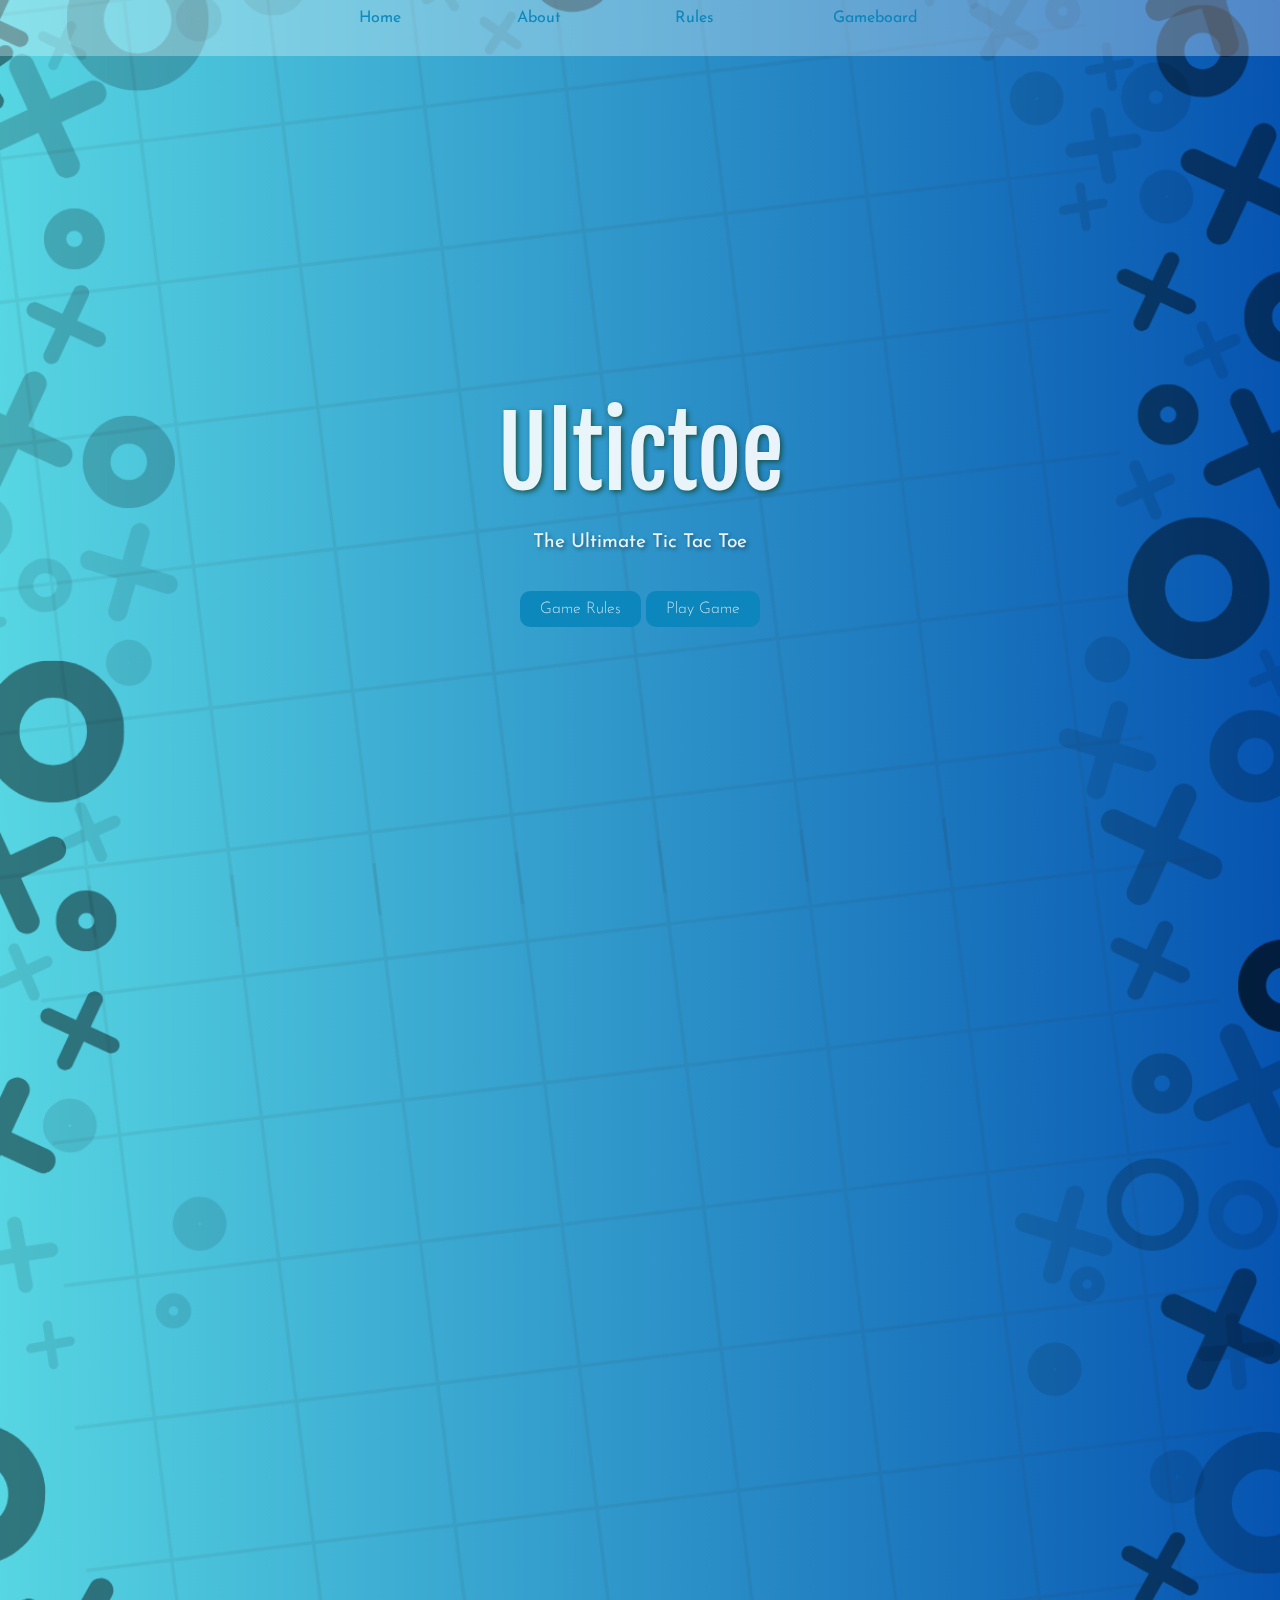
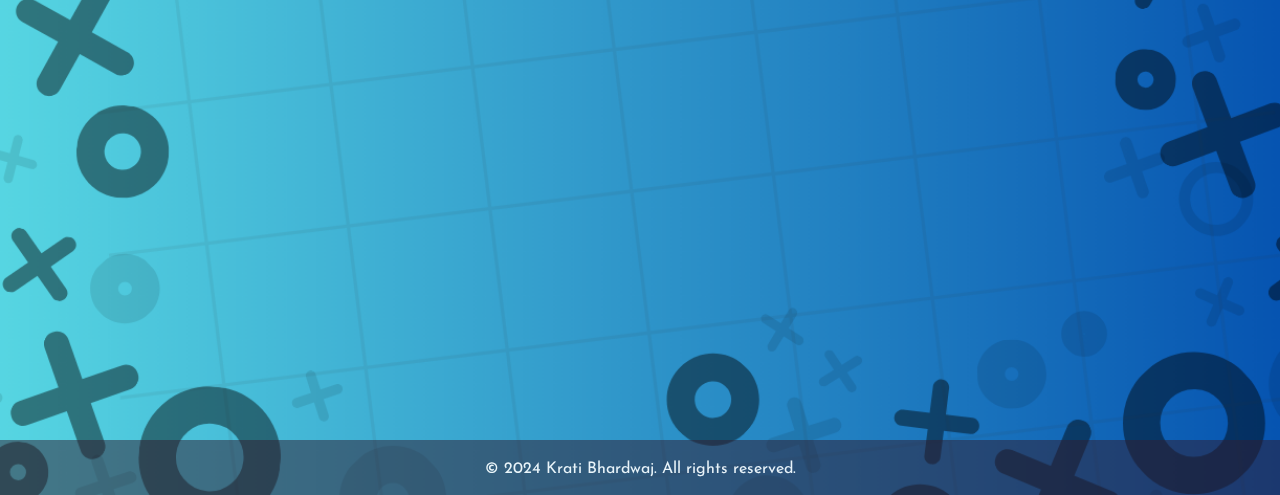
<file: index.html>
<!DOCTYPE html>
<html lang="en">
<head>
    <meta charset="UTF-8">
    <meta name="viewport" content="width=device-width, initial-scale=1.0">
    <title>Krati Bhardwaj Landing Page</title>
    <link rel="stylesheet" href="landing.css">
    <script defer src="landing.js"></script>
</head>
<body>
    <header>
        <nav>
            <ul>
                <li><a href="#home">Home</a></li>
                <li><a href="#about">About</a></li>
                <li><a href="rules.html">Rules</a></li>
                <li><a href="game.html">Gameboard</a></li>
            </ul>
        </nav>
    </header>
    <section id="home">
        <div class="hero">
            
            <div class="herocont">
            
            <h1>Ultictoe</h1>
            <h3>The Ultimate Tic Tac Toe</h3>
            
                <button onclick="window.location.href='rules.html'">Game Rules</button>
                <button onclick="window.location.href='game.html'">Play Game</button>

            </div>
        </div>
    </section>
    <section id="about">
        <div class="content">
            <h2>About Me</h2>
            <p><b>Hey! Wondering who I am? </b> Let me introduce myself.</p>
            <p>I am Krati Bhardwaj, a web developer, poet, and engineering student at IIIT Bhagalpur.I like making small and engaging web projects, but the idea of <b>Ultictoe</b> came to me out of boredom, well yes you heard it right. Tic-tac-toe is the first game that pops in the mind when you're bored. you grab a partner, something to scribble, and somewhere to scribble onto. But doesn't it get boring after awhile? We're all grown ups and end up dragging every game to a draw. Where's the fun then?</p>
            <p>That's when an angel introduced me to this game called <b>"The Ultimate Tic-Tac-Toe"</b> This is my go to game now, eventhough I mostly lose, I love the way it challenges your mind. I had great fun making this project, I hope you have fun playing it too!</p>
        </div>
    </section>
    
    <footer>
        <p>&copy; 2024 Krati Bhardwaj. All rights reserved.</p>
    </footer>
</body>
</html>
</file>
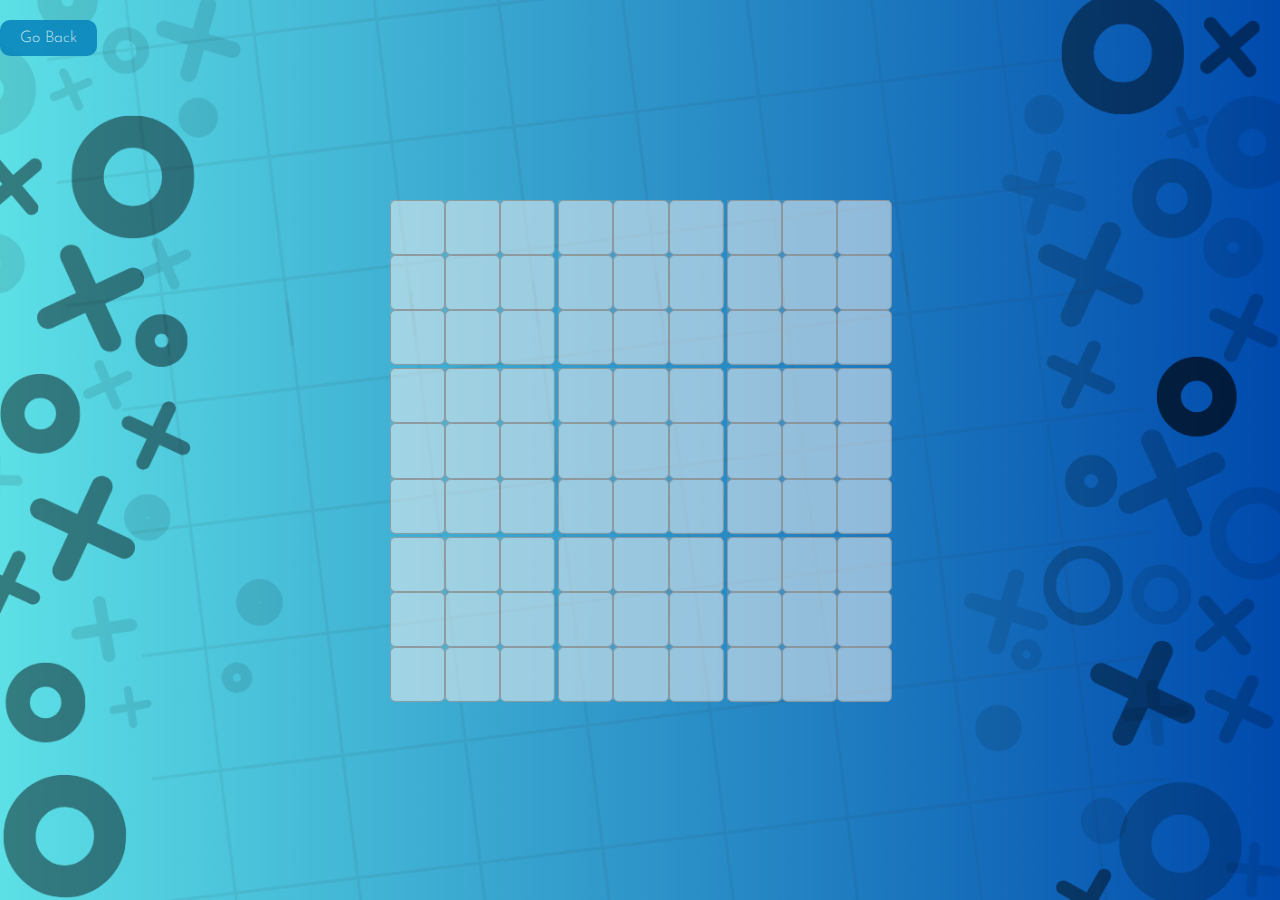
<file: game.html>
<!DOCTYPE html>
<html lang="en">
<head>
    <meta charset="UTF-8">
    <meta name="viewport" content="width=device-width, initial-scale=1.0">
    <title>Gameboard</title>
    <link rel="stylesheet" href="game.css">
    <style>
        body {
            font-family: Arial, sans-serif;
            display: flex;
            justify-content: center;
            align-items: center;
            height: 100vh;
            margin: 0;
            background-color: #f9f9f9;
        }

        .big-grid {
            display: grid;
            grid-template-columns: repeat(3, 1fr);
            grid-template-rows: repeat(3, 1fr);
            gap: 5px;
            width: 70vw;
            height: 70vw;
            border-radius: 10%;
            max-width: 500px;
            max-height: 500px;
        }

        .large-cell {
            display: grid;
            grid-template-columns: repeat(3, 1fr);
            grid-template-rows: repeat(3, 1fr);
            gap: 2px;
            background-color: #b8b8b83d;
            
        }

        .small-cell {
            font-size: larger;
            align-content: center;
            justify-content: center;
            justify-items: center;
            align-items: center;
           font-stretch: expanded;
           
            font-family: 'Gill Sans', 'Gill Sans MT', Calibri, 'Trebuchet MS', sans-serif;
            background-color: #ffffff7e;
            border: 1px solid #999;
            border-radius: 10%;
            height: 100%;
            width: 100%;
            cursor: pointer;
            transition: background-color 0.3s ease;
        }

        .small-cell:hover {
            background-color: #f0f0f0;
        }

    </style>
</head>
<body>
    <button onclick="window.location.href='index.html'" class="topbutton">Go Back </button>
    <div class="big-grid">
        <!-- Large Grid (Outer 3x3) -->
        <div class="large-cell" id="big1">
            <div class="small-cell" id="small11"></div>
            <div class="small-cell" id="small12"></div>
            <div class="small-cell" id="small13"></div>
            <div class="small-cell" id="small14"></div>
            <div class="small-cell" id="small15"></div>
            <div class="small-cell" id="small16"></div>
            <div class="small-cell" id="small17"></div>
            <div class="small-cell" id="small18"></div>
            <div class="small-cell" id="small19"></div>
        </div>
        <div class="large-cell" id="big2">
            <div class="small-cell" id="small21"></div>
            <div class="small-cell" id="small22"></div>
            <div class="small-cell" id="small23"></div>
            <div class="small-cell" id="small24"></div>
            <div class="small-cell" id="small25"></div>
            <div class="small-cell" id="small26"></div>
            <div class="small-cell" id="small27"></div>
            <div class="small-cell" id="small28"></div>
            <div class="small-cell" id="small29"></div>
        </div>
        <div class="large-cell" id="big3">
            <div class="small-cell" id="small31"></div>
            <div class="small-cell" id="small32"></div>
            <div class="small-cell" id="small33"></div>
            <div class="small-cell" id="small34"></div>
            <div class="small-cell" id="small35"></div>
            <div class="small-cell" id="small36"></div>
            <div class="small-cell" id="small37"></div>
            <div class="small-cell" id="small38"></div>
            <div class="small-cell" id="small39"></div>
        </div>
        <div class="large-cell" id="big4">
            <div class="small-cell" id="small41"></div>
            <div class="small-cell" id="small42"></div>
            <div class="small-cell" id="small43"></div>
            <div class="small-cell" id="small44"></div>
            <div class="small-cell" id="small45"></div>
            <div class="small-cell" id="small46"></div>
            <div class="small-cell" id="small47"></div>
            <div class="small-cell" id="small48"></div>
            <div class="small-cell" id="small49"></div>
        </div>
        <div class="large-cell" id="big5">
            <div class="small-cell" id="small51"></div>
            <div class="small-cell" id="small52"></div>
            <div class="small-cell" id="small53"></div>
            <div class="small-cell" id="small54"></div>
            <div class="small-cell" id="small55"></div>
            <div class="small-cell" id="small56"></div>
            <div class="small-cell" id="small57"></div>
            <div class="small-cell" id="small58"></div>
            <div class="small-cell" id="small59"></div>
        </div>
        <div class="large-cell" id="big6">
            <div class="small-cell" id="small61"></div>
            <div class="small-cell" id="small62"></div>
            <div class="small-cell" id="small63"></div>
            <div class="small-cell" id="small64"></div>
            <div class="small-cell" id="small65"></div>
            <div class="small-cell" id="small66"></div>
            <div class="small-cell" id="small67"></div>
            <div class="small-cell" id="small68"></div>
            <div class="small-cell" id="small69"></div>
        </div>
        <div class="large-cell" id="big7">
            <div class="small-cell" id="small71"></div>
            <div class="small-cell" id="small72"></div>
            <div class="small-cell" id="small73"></div>
            <div class="small-cell" id="small74"></div>
            <div class="small-cell" id="small75"></div>
            <div class="small-cell" id="small76"></div>
            <div class="small-cell" id="small77"></div>
            <div class="small-cell" id="small78"></div>
            <div class="small-cell" id="small79"></div>
        </div>
        <div class="large-cell" id="big8">
            <div class="small-cell" id="small81"></div>
            <div class="small-cell" id="small82"></div>
            <div class="small-cell" id="small83"></div>
            <div class="small-cell" id="small84"></div>
            <div class="small-cell" id="small85"></div>
            <div class="small-cell" id="small86"></div>
            <div class="small-cell" id="small87"></div>
            <div class="small-cell" id="small88"></div>
            <div class="small-cell" id="small89"></div>
        </div>
        <div class="large-cell" id="big9">
            <div class="small-cell" id="small91"></div>
            <div class="small-cell" id="small92"></div>
            <div class="small-cell" id="small93"></div>
            <div class="small-cell" id="small94"></div>
            <div class="small-cell" id="small95"></div>
            <div class="small-cell" id="small96"></div>
            <div class="small-cell" id="small97"></div>
            <div class="small-cell" id="small98"></div>
            <div class="small-cell" id="small99"></div>
        </div>
    </div>
    <script src="game.js"></script>
</body>
</html>
</file>
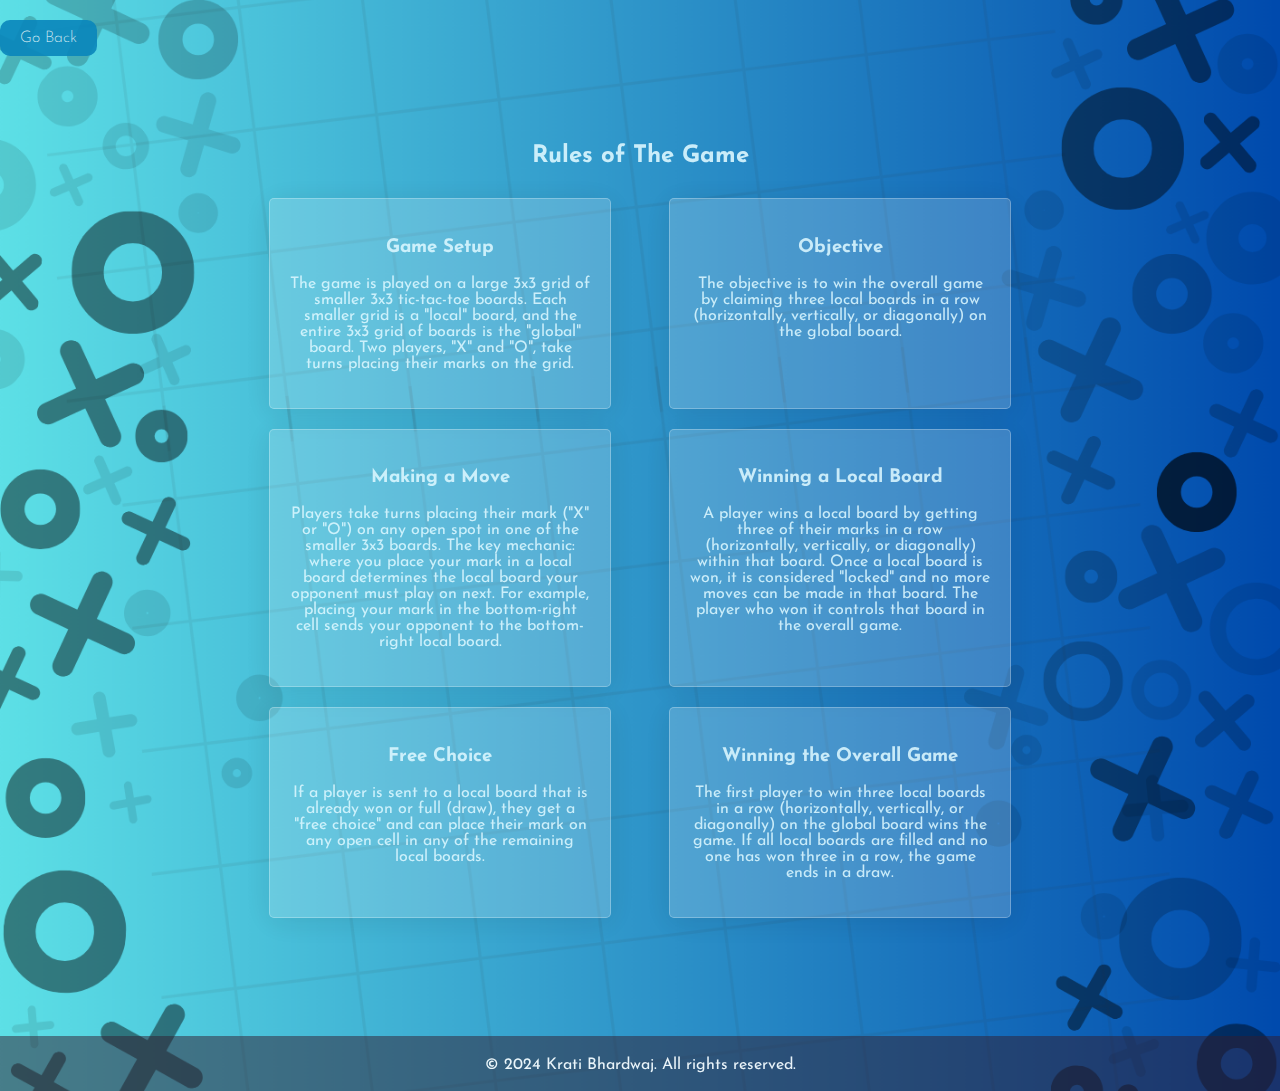
<file: rules.html>
<!DOCTYPE html>
<html lang="en">
<head>
    <meta charset="UTF-8">
    <meta name="viewport" content="width=device-width, initial-scale=1.0">
    <title>Krati Bhardwaj Landing Page</title>
    <link rel="stylesheet" href="game.css">
    <script defer src="landing.js"></script>
</head>
<body>
    <br>
    
    <section id="services">
        <div class="content">
            <h2>Rules of The Game</h2>
            <div class="service-cards">
                <div class="card">
                    <h3>Game Setup</h3>
                    <p>The game is played on a large 3x3 grid of smaller 3x3 tic-tac-toe boards.
                        Each smaller grid is a "local" board, and the entire 3x3 grid of boards is the "global" board.
                        Two players, "X" and "O", take turns placing their marks on the grid.</p>
                </div>
                <div class="card">
                    <h3>Objective</h3>
                    <p>The objective is to win the overall game by claiming three local boards in a row (horizontally, vertically, or diagonally) on the global board.</p>
                </div>
                <div class="card">
                    <h3>Making a Move</h3>
                    <p>
                        Players take turns placing their mark ("X" or "O") on any open spot in one of the smaller 3x3 boards.
The key mechanic: where you place your mark in a local board determines the local board your opponent must play on next. For example, placing your mark in the bottom-right cell sends your opponent to the bottom-right local board.</p>
                </div>
                <div class="card">
                    <h3>Winning a Local Board</h3>
                    <p>
                        A player wins a local board by getting three of their marks in a row (horizontally, vertically, or diagonally) within that board.
Once a local board is won, it is considered "locked" and no more moves can be made in that board. The player who won it controls that board in the overall game.</p>
                </div>
                <div class="card">
                    <h3>Free Choice</h3>
                    <p>
                        If a player is sent to a local board that is already won or full (draw), they get a "free choice" and can place their mark on any open cell in any of the remaining local boards.</p>
                </div>
                <div class="card">
                    <h3>Winning the Overall Game</h3>
                    <p>
                        The first player to win three local boards in a row (horizontally, vertically, or diagonally) on the global board wins the game.
If all local boards are filled and no one has won three in a row, the game ends in a draw.</p>
                </div>
                
            </div>
        </div>
    </section>
    <button onclick="window.location.href='index.html'" class="topbutton">Go Back </button>
   
    <footer>
        <p>&copy; 2024 Krati Bhardwaj. All rights reserved.</p>
    </footer>
</body>
</html>
</file>
<file: landing.css>
@import url('https://fonts.googleapis.com/css2?family=Fjalla+One&family=Josefin+Sans:ital,wght@0,100..700;1,100..700&family=Montserrat:ital,wght@0,100..900;1,100..900&display=swap');

body {
    margin: 0;
    font-family: "Josefin Sans", sans-serif;
    color: #a3e4ff;
    background-image: url('background.png');
    background-size: cover; 
    background-position: center; 
    background-repeat: no-repeat;
    opacity:0.9;

    
}


header {
    background: #ffffff56;
    color: #fff;
    padding: 10px 20px;
    position: fixed;
    width: 100%;
    top: 0;
    height:4vh;
    
    z-index: 1000;
}

nav ul {
    list-style: none;
    display: flex;
    justify-content: center;
    margin: 0;
    
    padding: 0;
    width:100%;
}

nav ul li {
    margin: 0 15px;
    width:10%;
}

nav ul li a {
    color: #0a86bb;
    text-decoration: none;
    transition: color 0.3s;
}

nav ul li a:hover {
    color: #0c3b2e;
}

section {
    padding: 60px 20px;
    min-height: 100vh;
    display: flex;
    align-items: center;
    justify-content: center;
    text-align: center;
    opacity: 0;
    transform: translateY(20px);
    transition: opacity 1s ease-out, transform 1s ease-out;
}

section.active {
    opacity: 1;
    transform: translateY(0);
}

.hero {
    
    
    height: 100vh;
    width: 100%;
    display: flex;
    flex-direction: column;
    justify-content:center;
    align-items:center;
    color: #fff;
    overflow: hidden;
    text-shadow: 2px 2px 4px rgba(0, 0, 0, 0.5);
}
.herocont{
    opacity:1;
}
.bgimage{
    position: fixed;
    z-index:-1;
    opacity:0.5;
    width:100vw;
    height:100vh;
    

}
.about ul{
text-align: left;
}
.hero h3{
    color:#fff;
    font-weight: 400;
    font-size: larger;
    
    
}
.hero h1 {
    font-size: 6rem;
    margin: 0;
    color:#fff;
    text-shadow: 2px 2px 5px #155140;
    font-family: "Fjalla One", sans-serif;
    font-weight: 400;
    font-style: normal;
}

.hero button {
    background: #0a86bb;
    border: none;
    padding: 10px 20px;
    color: #fff;
    cursor: pointer;
    border-radius: 10px;
    font-size: 1em;
    transition: background 0.3s;
    font-family: "Josefin Sans", sans-serif;
    font-weight: 200;
    margin-top: 20px;
}

.hero button:hover {
    background: #fff;
    color: #0a86bb;
}

.content {
    max-width: 800px;
    margin: 0 auto;
}

.service-cards {
    display: flex;
    justify-content: space-around;
    flex-wrap: wrap;
}

.card {
    
    padding: 20px;
    margin: 10px;
    flex: 1 1 30%;
    box-shadow: 0 4px 6px rgba(0, 0, 0, 0.1);
    transition: transform 0.3s;
    background: rgba(255, 255, 255, 0.2);
    border-radius: 5px;
    box-shadow: 0 4px 30px rgba(0, 0, 0, 0.1);
    backdrop-filter: blur(10px);
    -webkit-backdrop-filter: blur(10px);
    border: 1px solid rgba(255, 255, 255, 0.3);
    padding: 20px;
    max-width: 300px;
    text-align: center;
   
}

.card p{
    font-size: medium;
}

.card:hover {
    transform: translateY(-10px);
}

footer {
    background: #311e3090;
    color: #fff;
    text-align: center;
    padding: 5px 0;
    height:5vh;
}

.contents{
    color:#fff;
    justify-content: baseline;
    align-items: center;
    right:40%;
    display: flex;
    flex-direction: column;
    height:40vh;

}
.form{
    display:flex;
    flex-direction: column;
    align-items: flex-start;
    padding:10px;
    flex-wrap: wrap;
    gap:10px;
    width:50vw;
}
input {
    width: 100%;
    padding: 12px 20px;
    margin: 8px 0;
    box-sizing: border-box;
  }
.form input{
    width:100%;
    height:10%;
}
.form button {
    background: #fba67c;
    border: none;
    padding: 10px 20px;
    color: #fff;
    cursor: pointer;
    border-radius: 10px;
    font-size: 1em;
    transition: background 0.3s;
    font-family: "Josefin Sans", sans-serif;
    font-weight: 400;
    margin-top: 20px;
    align-self: center;
}


.form button:hover {
    background: #fff;
    color: #fba67c;
}
@media (max-width: 768px) {
    nav ul {
        flex-direction: column;
    }

    .hero h1 {
        font-size: 2em;
    }

    .service-cards {
        flex-direction: column;
    }

    .card {
        margin: 10px 0;
    }
}
</file>
<file: game.css>
@import url('https://fonts.googleapis.com/css2?family=Fjalla+One&family=Josefin+Sans:ital,wght@0,100..700;1,100..700&family=Montserrat:ital,wght@0,100..900;1,100..900&display=swap');

body {
    margin: 0;
    font-family: "Josefin Sans", sans-serif;
    color: #ddf8ff;
    background-image: url('background.png');
    background-size: cover; 
    background-position: center; 
    background-repeat: no-repeat;
    opacity:0.9;

    
}
.topbutton{
    position: fixed;
    top:0;
    left: 0;
    background: #0a86bb;
    border: none;
    padding: 10px 20px;
    color: #fff;
    cursor: pointer;
    border-radius: 10px;
    font-size: 1em;
    transition: background 0.3s;
    font-family: "Josefin Sans", sans-serif;
    font-weight: 200;
    margin-top: 20px;
}

.topbutton:hover {
    background: #fff;
    color: #0a86bb;

    
}

header {
    background: #ffffff56;
    color: #fff;
    padding: 8px 20px;
    position: fixed;
    width: 100%;
    top: 0;
    height:1vh;
    
    z-index: 1000;
}

nav ul {
    list-style: none;
    display: flex;
    justify-content: center;
    margin: 0;
    
    padding: 0;
    width:100%;
}

nav ul li {
    margin: 0 15px;
    width:10%;
}

nav ul li a {
    color: #0a86bb;
    text-decoration: none;
    transition: color 0.3s;
}

nav ul li a:hover {
    color: #0c3b2e;
}

section {
    padding: 60px 20px;
    min-height: 100vh;
    display: flex;
    align-items: center;
    justify-content: center;
    text-align: center;
    opacity: 0;
    transform: translateY(20px);
    transition: opacity 1s ease-out, transform 1s ease-out;
}

section.active {
    opacity: 1;
    transform: translateY(0);
}

.hero {
    
    
    height: 100vh;
    width: 100%;
    display: flex;
    flex-direction: column;
    justify-content:center;
    align-items:center;
    color: #fff;
    overflow: hidden;
    text-shadow: 2px 2px 4px rgba(0, 0, 0, 0.5);
}
.herocont{
    opacity:1;
}
.bgimage{
    position: fixed;
    z-index:-1;
    opacity:0.5;
    width:100vw;
    height:100vh;
    

}
.about ul{
text-align: left;
}
.hero h3{
    color:#fff;
    font-weight: 400;
    font-size: larger;
    
    
}
.hero h1 {
    font-size: 6rem;
    margin: 0;
    color:#fff;
    text-shadow: 2px 2px 5px #155140;
    font-family: "Fjalla One", sans-serif;
    font-weight: 400;
    font-style: normal;
}

.hero button {
    background: #0a86bb;
    border: none;
    padding: 10px 20px;
    color: #fff;
    cursor: pointer;
    border-radius: 10px;
    font-size: 1em;
    transition: background 0.3s;
    font-family: "Josefin Sans", sans-serif;
    font-weight: 200;
    margin-top: 20px;
}

.hero button:hover {
    background: #fff;
    color: #0a86bb;
}

.content {
    max-width: 800px;
    margin: 0 auto;
}

.service-cards {
    display: flex;
    justify-content: space-around;
    flex-wrap: wrap;
}

.card {
    
    padding: 20px;
    margin: 10px;
    flex: 1 1 30%;
    box-shadow: 0 4px 6px rgba(0, 0, 0, 0.1);
    transition: transform 0.3s;
    background: rgba(255, 255, 255, 0.2);
    border-radius: 5px;
    box-shadow: 0 4px 30px rgba(0, 0, 0, 0.1);
    backdrop-filter: blur(10px);
    -webkit-backdrop-filter: blur(10px);
    border: 1px solid rgba(255, 255, 255, 0.3);
    padding: 20px;
    max-width: 300px;
    text-align: center;
   
}

.card p{
    font-size: medium;
}

.card:hover {
    transform: translateY(-10px);
}

footer {
    background: #311e3090;
    color: #fff;
    text-align: center;
    padding: 5px 0;
    height:5vh;
}

.contents{
    color:#fff;
    justify-content: baseline;
    align-items: center;
    right:40%;
    display: flex;
    flex-direction: column;
    height:40vh;

}
.form{
    display:flex;
    flex-direction: column;
    align-items: flex-start;
    padding:10px;
    flex-wrap: wrap;
    gap:10px;
    width:50vw;
}
input {
    width: 100%;
    padding: 12px 20px;
    margin: 8px 0;
    box-sizing: border-box;
  }
.form input{
    width:100%;
    height:10%;
}
.form button {
    background: #fba67c;
    border: none;
    padding: 10px 20px;
    color: #fff;
    cursor: pointer;
    border-radius: 10px;
    font-size: 1em;
    transition: background 0.3s;
    font-family: "Josefin Sans", sans-serif;
    font-weight: 400;
    margin-top: 20px;
    align-self: center;
}


.form button:hover {
    background: #fff;
    color: #fba67c;
}
@media (max-width: 768px) {
    nav ul {
        flex-direction: column;
    }

    .hero h1 {
        font-size: 2em;
    }

    .service-cards {
        flex-direction: column;
    }

    .card {
        margin: 10px 0;
    }
}
</file>
